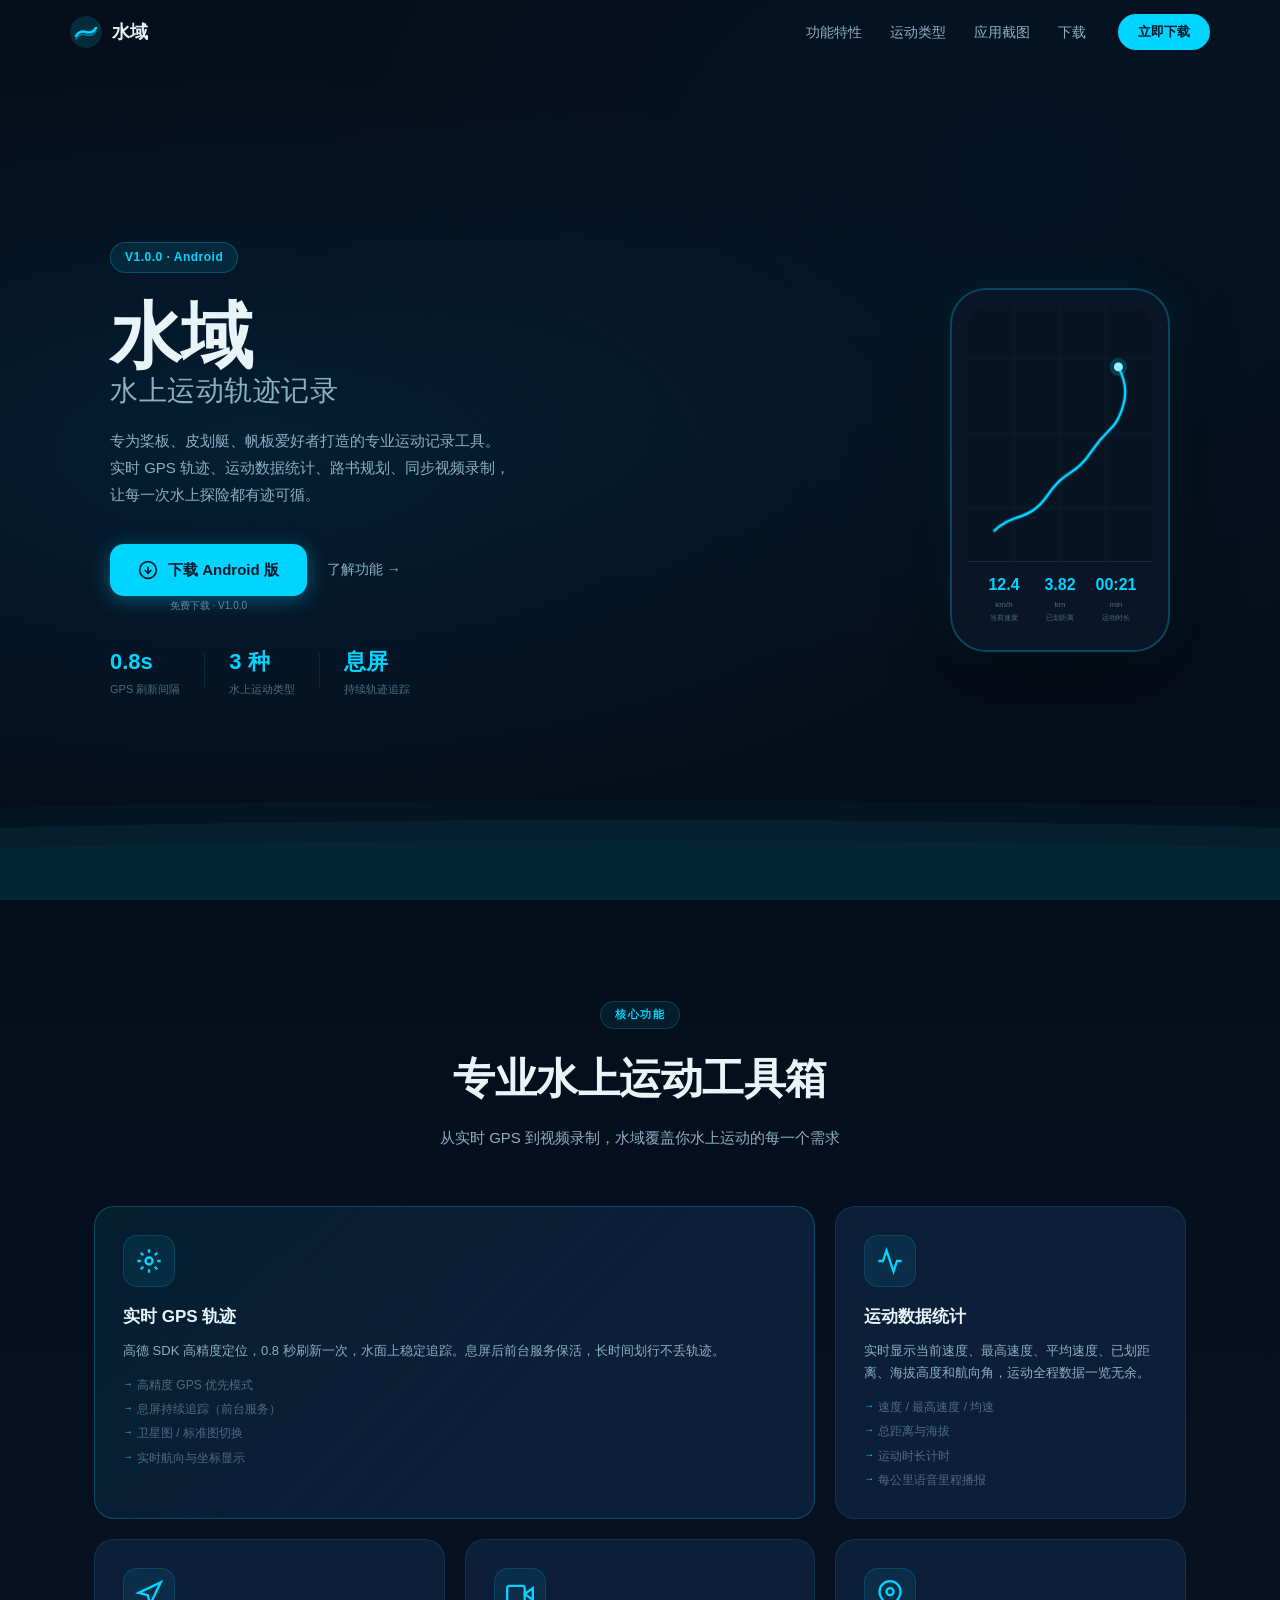
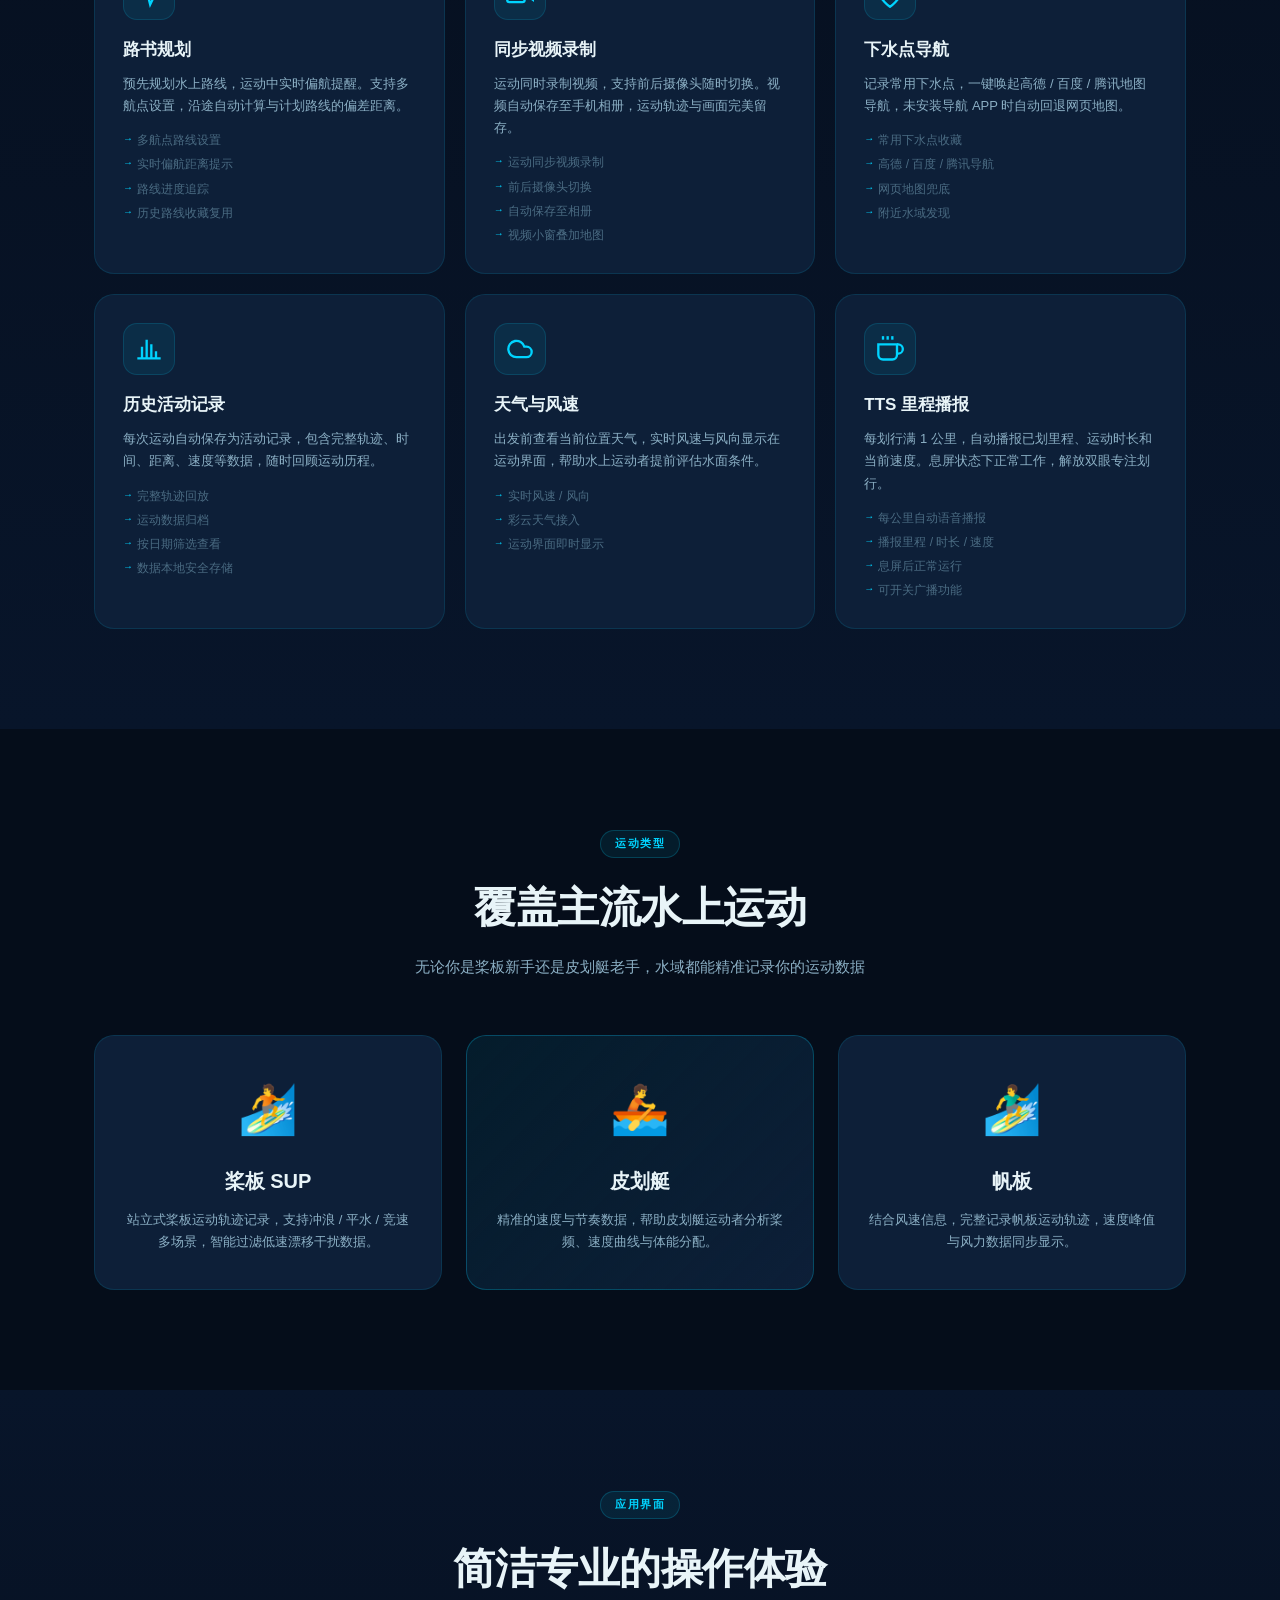
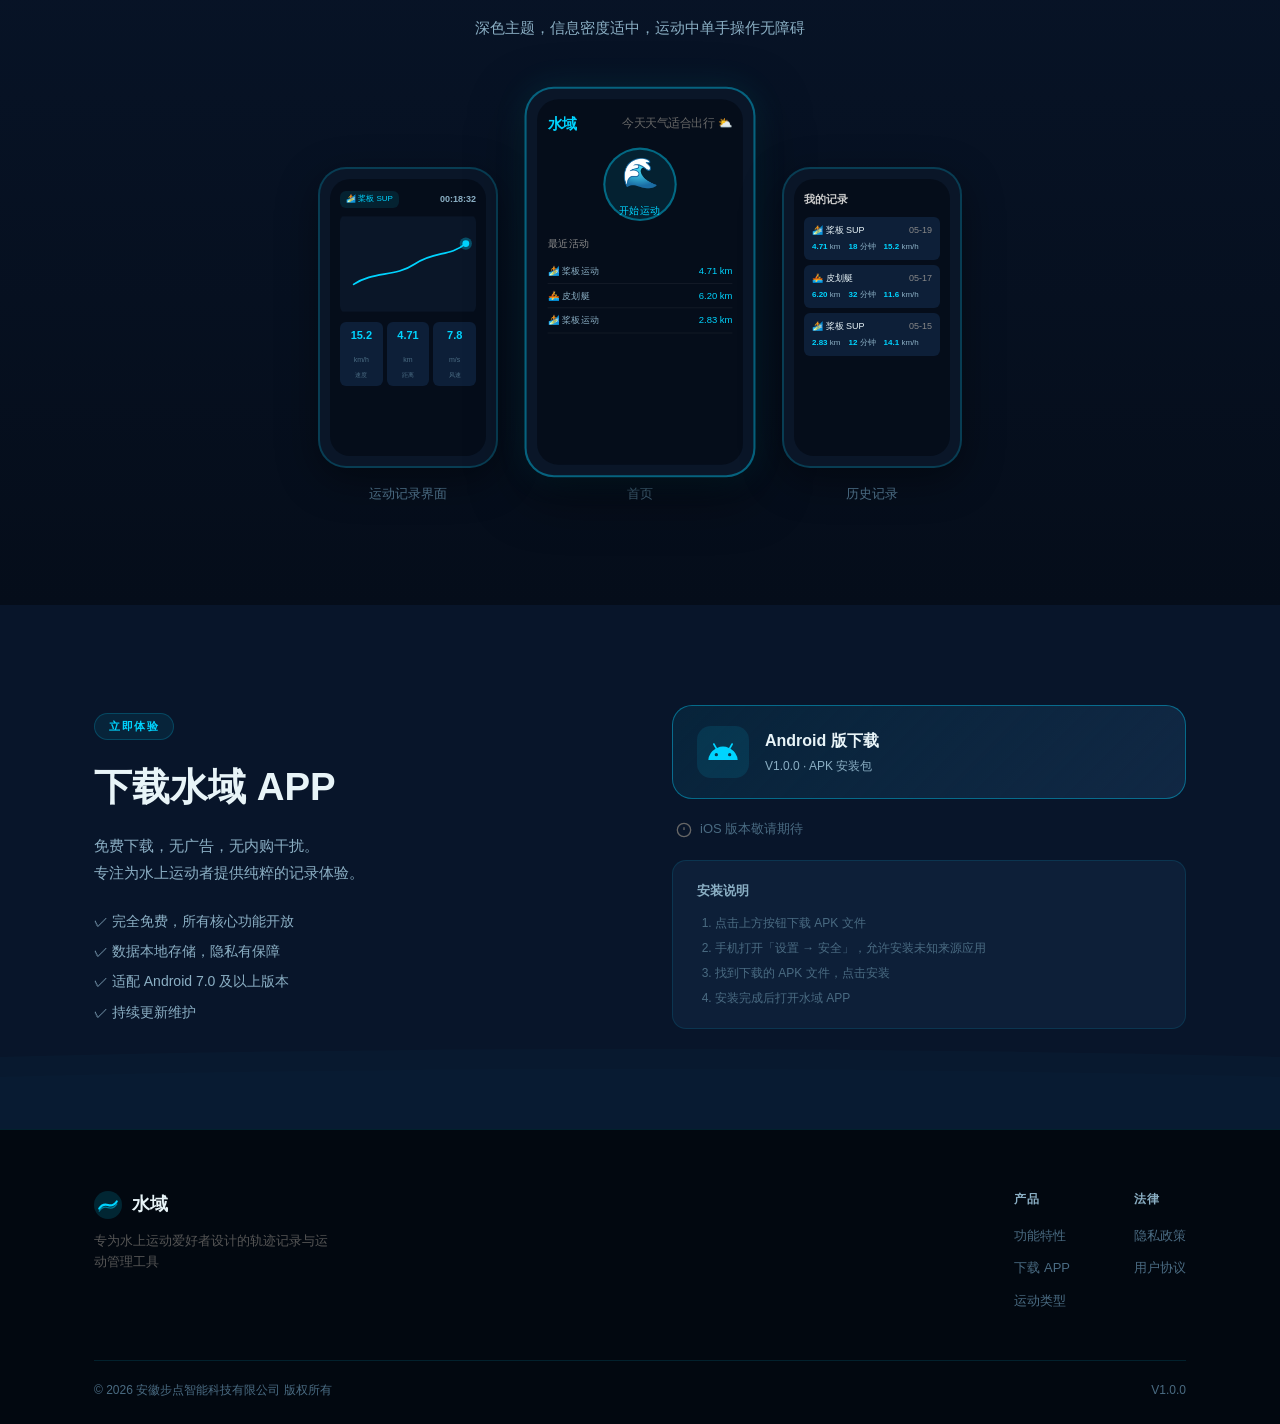
<file: www/index.html>
<!DOCTYPE html>
<html lang="zh-CN">
<head>
  <meta charset="UTF-8">
  <meta name="viewport" content="width=device-width, initial-scale=1.0">
  <meta name="description" content="水域 APP — 专为水上运动爱好者设计的轨迹记录与运动管理工具，支持桨板 SUP、皮划艇、帆板等运动类型。">
  <meta name="keywords" content="水域,桨板,SUP,皮划艇,帆板,水上运动,轨迹记录,GPS">
  <title>水域 — 水上运动轨迹记录 APP</title>
  <link rel="stylesheet" href="css/style.css">
</head>
<body>

<!-- ── 导航栏 ──────────────────────────────────────────────── -->
<nav class="navbar" id="navbar">
  <div class="nav-inner">
    <div class="nav-logo">
      <svg width="32" height="32" viewBox="0 0 32 32" fill="none">
        <circle cx="16" cy="16" r="16" fill="#00D4FF" fill-opacity="0.15"/>
        <path d="M6 20 Q10 14 16 16 Q22 18 26 12" stroke="#00D4FF" stroke-width="2.5" stroke-linecap="round" fill="none"/>
        <path d="M6 23 Q10 17 16 19 Q22 21 26 15" stroke="#00D4FF" stroke-width="1.5" stroke-linecap="round" fill="none" opacity="0.5"/>
      </svg>
      <span>水域</span>
    </div>
    <ul class="nav-links">
      <li><a href="#features">功能特性</a></li>
      <li><a href="#sports">运动类型</a></li>
      <li><a href="#screenshots">应用截图</a></li>
      <li><a href="#download">下载</a></li>
    </ul>
    <a href="#download" class="nav-cta">立即下载</a>
  </div>
</nav>

<!-- ── 英雄区 ──────────────────────────────────────────────── -->
<section class="hero">
  <div class="hero-bg">
    <div class="wave wave1"></div>
    <div class="wave wave2"></div>
    <div class="wave wave3"></div>
  </div>
  <div class="hero-inner">
    <div class="hero-content">
      <div class="hero-badge">V1.0.0 · Android</div>
      <h1 class="hero-title">水域<br><span class="hero-sub">水上运动轨迹记录</span></h1>
      <p class="hero-desc">
        专为桨板、皮划艇、帆板爱好者打造的专业运动记录工具。<br>
        实时 GPS 轨迹、运动数据统计、路书规划、同步视频录制，<br>
        让每一次水上探险都有迹可循。
      </p>
      <div class="hero-actions">
        <a href="downloads/shuiyu-latest.apk" class="btn-primary" id="hero-download">
          <svg width="20" height="20" viewBox="0 0 24 24" fill="none" stroke="currentColor" stroke-width="2">
            <path d="M12 2C6.5 2 2 6.5 2 12s4.5 10 10 10 10-4.5 10-10S17.5 2 12 2"/>
            <polyline points="8 12 12 16 16 12"/>
            <line x1="12" y1="8" x2="12" y2="16"/>
          </svg>
          下载 Android 版
          <span class="btn-sub">免费下载 · V1.0.0</span>
        </a>
        <a href="#features" class="btn-secondary">了解功能 →</a>
      </div>
      <div class="hero-stats">
        <div class="stat"><span class="stat-num">0.8s</span><span class="stat-label">GPS 刷新间隔</span></div>
        <div class="stat-divider"></div>
        <div class="stat"><span class="stat-num">3 种</span><span class="stat-label">水上运动类型</span></div>
        <div class="stat-divider"></div>
        <div class="stat"><span class="stat-num">息屏</span><span class="stat-label">持续轨迹追踪</span></div>
      </div>
    </div>
    <div class="hero-phone">
      <div class="phone-frame">
        <div class="phone-screen">
          <div class="mock-map">
            <!-- GPS 轨迹线（SVG 直接渲染，不依赖 clip-path） -->
            <svg width="100%" height="100%" viewBox="0 0 208 340" preserveAspectRatio="xMidYMid slice" style="position:absolute;inset:0">
              <!-- 地图网格背景 -->
              <rect width="208" height="340" fill="#081422"/>
              <line x1="0" y1="85" x2="208" y2="85" stroke="#0D2035" stroke-width="1"/>
              <line x1="0" y1="170" x2="208" y2="170" stroke="#0D2035" stroke-width="1"/>
              <line x1="0" y1="255" x2="208" y2="255" stroke="#0D2035" stroke-width="1"/>
              <line x1="52" y1="0" x2="52" y2="340" stroke="#0D2035" stroke-width="1"/>
              <line x1="104" y1="0" x2="104" y2="340" stroke="#0D2035" stroke-width="1"/>
              <line x1="156" y1="0" x2="156" y2="340" stroke="#0D2035" stroke-width="1"/>
              <!-- 轨迹路径（发光效果用两层：模糊底色 + 实线）-->
              <path d="M30 280 C50 260 70 270 90 240 C110 210 120 220 140 190 C160 160 165 170 175 140 C180 125 178 110 170 95" stroke="#00D4FF" stroke-width="5" fill="none" stroke-linecap="round" stroke-linejoin="round" opacity="0.25"/>
              <path d="M30 280 C50 260 70 270 90 240 C110 210 120 220 140 190 C160 160 165 170 175 140 C180 125 178 110 170 95" stroke="#00D4FF" stroke-width="2.5" fill="none" stroke-linecap="round" stroke-linejoin="round"/>
              <!-- 当前位置点（外圈 + 内点）-->
              <circle cx="170" cy="95" r="10" fill="#00D4FF" opacity="0.2"/>
              <circle cx="170" cy="95" r="5" fill="#00D4FF"/>
              <circle cx="170" cy="95" r="5" fill="white" opacity="0.6"/>
            </svg>
          </div>
          <div class="mock-panel">
            <div class="mock-metric">
              <span class="mock-val">12.4</span>
              <span class="mock-unit">km/h</span>
              <span class="mock-lbl">当前速度</span>
            </div>
            <div class="mock-metric">
              <span class="mock-val">3.82</span>
              <span class="mock-unit">km</span>
              <span class="mock-lbl">已划距离</span>
            </div>
            <div class="mock-metric">
              <span class="mock-val">00:21</span>
              <span class="mock-unit">min</span>
              <span class="mock-lbl">运动时长</span>
            </div>
          </div>
        </div>
      </div>
    </div>
  </div>
</section>

<!-- ── 功能特性 ─────────────────────────────────────────────── -->
<section class="features" id="features">
  <div class="container">
    <div class="section-header">
      <div class="section-tag">核心功能</div>
      <h2>专业水上运动工具箱</h2>
      <p>从实时 GPS 到视频录制，水域覆盖你水上运动的每一个需求</p>
    </div>
    <div class="features-grid">

      <div class="feature-card feature-card--highlight">
        <div class="feature-icon">
          <svg width="28" height="28" viewBox="0 0 24 24" fill="none" stroke="#00D4FF" stroke-width="2">
            <circle cx="12" cy="12" r="3"/>
            <path d="M12 2v3M12 19v3M2 12h3M19 12h3"/>
            <path d="M4.93 4.93l2.12 2.12M16.95 16.95l2.12 2.12M4.93 19.07l2.12-2.12M16.95 7.05l2.12-2.12"/>
          </svg>
        </div>
        <h3>实时 GPS 轨迹</h3>
        <p>高德 SDK 高精度定位，0.8 秒刷新一次，水面上稳定追踪。息屏后前台服务保活，长时间划行不丢轨迹。</p>
        <ul class="feature-list">
          <li>高精度 GPS 优先模式</li>
          <li>息屏持续追踪（前台服务）</li>
          <li>卫星图 / 标准图切换</li>
          <li>实时航向与坐标显示</li>
        </ul>
      </div>

      <div class="feature-card">
        <div class="feature-icon">
          <svg width="28" height="28" viewBox="0 0 24 24" fill="none" stroke="#00D4FF" stroke-width="2">
            <polyline points="22 12 18 12 15 21 9 3 6 12 2 12"/>
          </svg>
        </div>
        <h3>运动数据统计</h3>
        <p>实时显示当前速度、最高速度、平均速度、已划距离、海拔高度和航向角，运动全程数据一览无余。</p>
        <ul class="feature-list">
          <li>速度 / 最高速度 / 均速</li>
          <li>总距离与海拔</li>
          <li>运动时长计时</li>
          <li>每公里语音里程播报</li>
        </ul>
      </div>

      <div class="feature-card">
        <div class="feature-icon">
          <svg width="28" height="28" viewBox="0 0 24 24" fill="none" stroke="#00D4FF" stroke-width="2">
            <path d="M3 11l19-9-9 19-2-8-8-2z"/>
          </svg>
        </div>
        <h3>路书规划</h3>
        <p>预先规划水上路线，运动中实时偏航提醒。支持多航点设置，沿途自动计算与计划路线的偏差距离。</p>
        <ul class="feature-list">
          <li>多航点路线设置</li>
          <li>实时偏航距离提示</li>
          <li>路线进度追踪</li>
          <li>历史路线收藏复用</li>
        </ul>
      </div>

      <div class="feature-card">
        <div class="feature-icon">
          <svg width="28" height="28" viewBox="0 0 24 24" fill="none" stroke="#00D4FF" stroke-width="2">
            <path d="M23 7l-7 5 7 5V7z"/>
            <rect x="1" y="5" width="15" height="14" rx="2" ry="2"/>
          </svg>
        </div>
        <h3>同步视频录制</h3>
        <p>运动同时录制视频，支持前后摄像头随时切换。视频自动保存至手机相册，运动轨迹与画面完美留存。</p>
        <ul class="feature-list">
          <li>运动同步视频录制</li>
          <li>前后摄像头切换</li>
          <li>自动保存至相册</li>
          <li>视频小窗叠加地图</li>
        </ul>
      </div>

      <div class="feature-card">
        <div class="feature-icon">
          <svg width="28" height="28" viewBox="0 0 24 24" fill="none" stroke="#00D4FF" stroke-width="2">
            <path d="M21 10c0 7-9 13-9 13s-9-6-9-13a9 9 0 0 1 18 0z"/>
            <circle cx="12" cy="10" r="3"/>
          </svg>
        </div>
        <h3>下水点导航</h3>
        <p>记录常用下水点，一键唤起高德 / 百度 / 腾讯地图导航，未安装导航 APP 时自动回退网页地图。</p>
        <ul class="feature-list">
          <li>常用下水点收藏</li>
          <li>高德 / 百度 / 腾讯导航</li>
          <li>网页地图兜底</li>
          <li>附近水域发现</li>
        </ul>
      </div>

      <div class="feature-card">
        <div class="feature-icon">
          <svg width="28" height="28" viewBox="0 0 24 24" fill="none" stroke="#00D4FF" stroke-width="2">
            <path d="M2 20h20M6 20V10M10 20V4M14 20V8M18 20V14"/>
          </svg>
        </div>
        <h3>历史活动记录</h3>
        <p>每次运动自动保存为活动记录，包含完整轨迹、时间、距离、速度等数据，随时回顾运动历程。</p>
        <ul class="feature-list">
          <li>完整轨迹回放</li>
          <li>运动数据归档</li>
          <li>按日期筛选查看</li>
          <li>数据本地安全存储</li>
        </ul>
      </div>

      <div class="feature-card">
        <div class="feature-icon">
          <svg width="28" height="28" viewBox="0 0 24 24" fill="none" stroke="#00D4FF" stroke-width="2">
            <path d="M17.5 19H9a7 7 0 1 1 6.71-9h1.79a4.5 4.5 0 1 1 0 9z"/>
          </svg>
        </div>
        <h3>天气与风速</h3>
        <p>出发前查看当前位置天气，实时风速与风向显示在运动界面，帮助水上运动者提前评估水面条件。</p>
        <ul class="feature-list">
          <li>实时风速 / 风向</li>
          <li>彩云天气接入</li>
          <li>运动界面即时显示</li>
        </ul>
      </div>

      <div class="feature-card">
        <div class="feature-icon">
          <svg width="28" height="28" viewBox="0 0 24 24" fill="none" stroke="#00D4FF" stroke-width="2">
            <path d="M18 8h1a4 4 0 0 1 0 8h-1"/>
            <path d="M2 8h16v9a4 4 0 0 1-4 4H6a4 4 0 0 1-4-4V8z"/>
            <line x1="6" y1="1" x2="6" y2="4"/>
            <line x1="10" y1="1" x2="10" y2="4"/>
            <line x1="14" y1="1" x2="14" y2="4"/>
          </svg>
        </div>
        <h3>TTS 里程播报</h3>
        <p>每划行满 1 公里，自动播报已划里程、运动时长和当前速度。息屏状态下正常工作，解放双眼专注划行。</p>
        <ul class="feature-list">
          <li>每公里自动语音播报</li>
          <li>播报里程 / 时长 / 速度</li>
          <li>息屏后正常运行</li>
          <li>可开关广播功能</li>
        </ul>
      </div>

    </div>
  </div>
</section>

<!-- ── 运动类型 ─────────────────────────────────────────────── -->
<section class="sports" id="sports">
  <div class="container">
    <div class="section-header">
      <div class="section-tag">运动类型</div>
      <h2>覆盖主流水上运动</h2>
      <p>无论你是桨板新手还是皮划艇老手，水域都能精准记录你的运动数据</p>
    </div>
    <div class="sports-grid">
      <div class="sport-card">
        <div class="sport-emoji">🏄</div>
        <h3>桨板 SUP</h3>
        <p>站立式桨板运动轨迹记录，支持冲浪 / 平水 / 竞速多场景，智能过滤低速漂移干扰数据。</p>
      </div>
      <div class="sport-card sport-card--accent">
        <div class="sport-emoji">🚣</div>
        <h3>皮划艇</h3>
        <p>精准的速度与节奏数据，帮助皮划艇运动者分析桨频、速度曲线与体能分配。</p>
      </div>
      <div class="sport-card">
        <div class="sport-emoji">🏄‍♂️</div>
        <h3>帆板</h3>
        <p>结合风速信息，完整记录帆板运动轨迹，速度峰值与风力数据同步显示。</p>
      </div>
    </div>
  </div>
</section>

<!-- ── 应用截图（UI 示意）────────────────────────────────────── -->
<section class="screenshots" id="screenshots">
  <div class="container">
    <div class="section-header">
      <div class="section-tag">应用界面</div>
      <h2>简洁专业的操作体验</h2>
      <p>深色主题，信息密度适中，运动中单手操作无障碍</p>
    </div>
    <div class="screens-row">

      <div class="screen-item">
        <div class="screen-frame">
          <div class="screen-content sc-record">
            <div class="sc-topbar">
              <span class="sc-badge">🏄 桨板 SUP</span>
              <span class="sc-time">00:18:32</span>
            </div>
            <div class="sc-map-area">
              <svg width="100%" height="100%" viewBox="0 0 200 140">
                <rect width="200" height="140" fill="#0A1628"/>
                <path d="M20 100 C50 80 80 90 110 70 C140 50 160 60 185 40" stroke="#00D4FF" stroke-width="2.5" fill="none" stroke-linecap="round"/>
                <circle cx="185" cy="40" r="5" fill="#00D4FF"/>
                <circle cx="185" cy="40" r="9" fill="#00D4FF" fill-opacity="0.3"/>
              </svg>
            </div>
            <div class="sc-metrics">
              <div class="sc-m"><span class="sc-mv">15.2</span><span class="sc-mu">km/h</span><span class="sc-ml">速度</span></div>
              <div class="sc-m"><span class="sc-mv">4.71</span><span class="sc-mu">km</span><span class="sc-ml">距离</span></div>
              <div class="sc-m"><span class="sc-mv">7.8</span><span class="sc-mu">m/s</span><span class="sc-ml">风速</span></div>
            </div>
          </div>
        </div>
        <p class="screen-label">运动记录界面</p>
      </div>

      <div class="screen-item screen-item--main">
        <div class="screen-frame screen-frame--main">
          <div class="screen-content sc-home">
            <div class="sc-header">
              <span style="color:#00D4FF;font-weight:700;font-size:14px">水域</span>
              <span style="color:#666;font-size:11px">今天天气适合出行 ⛅</span>
            </div>
            <div class="sc-start-btn">
              <div class="sc-start-circle">
                <span style="font-size:28px">🌊</span>
                <span style="font-size:10px;color:#00D4FF;display:block;margin-top:4px">开始运动</span>
              </div>
            </div>
            <div class="sc-recent">
              <div style="font-size:10px;color:#888;margin-bottom:6px">最近活动</div>
              <div class="sc-act-item"><span>🏄 桨板运动</span><span style="color:#00D4FF">4.71 km</span></div>
              <div class="sc-act-item"><span>🚣 皮划艇</span><span style="color:#00D4FF">6.20 km</span></div>
              <div class="sc-act-item"><span>🏄 桨板运动</span><span style="color:#00D4FF">2.83 km</span></div>
            </div>
          </div>
        </div>
        <p class="screen-label">首页</p>
      </div>

      <div class="screen-item">
        <div class="screen-frame">
          <div class="screen-content sc-history">
            <div style="font-size:11px;font-weight:700;color:#ccc;margin-bottom:8px">我的记录</div>
            <div class="sc-hist-card">
              <div class="sc-hist-top"><span>🏄 桨板 SUP</span><span style="color:#888;font-size:9px">05-19</span></div>
              <div class="sc-hist-stats">
                <span><b style="color:#00D4FF">4.71</b> km</span>
                <span><b style="color:#00D4FF">18</b> 分钟</span>
                <span><b style="color:#00D4FF">15.2</b> km/h</span>
              </div>
            </div>
            <div class="sc-hist-card">
              <div class="sc-hist-top"><span>🚣 皮划艇</span><span style="color:#888;font-size:9px">05-17</span></div>
              <div class="sc-hist-stats">
                <span><b style="color:#00D4FF">6.20</b> km</span>
                <span><b style="color:#00D4FF">32</b> 分钟</span>
                <span><b style="color:#00D4FF">11.6</b> km/h</span>
              </div>
            </div>
            <div class="sc-hist-card">
              <div class="sc-hist-top"><span>🏄 桨板 SUP</span><span style="color:#888;font-size:9px">05-15</span></div>
              <div class="sc-hist-stats">
                <span><b style="color:#00D4FF">2.83</b> km</span>
                <span><b style="color:#00D4FF">12</b> 分钟</span>
                <span><b style="color:#00D4FF">14.1</b> km/h</span>
              </div>
            </div>
          </div>
        </div>
        <p class="screen-label">历史记录</p>
      </div>

    </div>
  </div>
</section>

<!-- ── 下载区 ──────────────────────────────────────────────── -->
<section class="download" id="download">
  <div class="download-bg">
    <div class="wave wave1"></div>
    <div class="wave wave2"></div>
  </div>
  <div class="container">
    <div class="download-inner">
      <div class="dl-text">
        <div class="section-tag">立即体验</div>
        <h2>下载水域 APP</h2>
        <p>免费下载，无广告，无内购干扰。<br>专注为水上运动者提供纯粹的记录体验。</p>
        <ul class="dl-highlights">
          <li>✓ 完全免费，所有核心功能开放</li>
          <li>✓ 数据本地存储，隐私有保障</li>
          <li>✓ 适配 Android 7.0 及以上版本</li>
          <li>✓ 持续更新维护</li>
        </ul>
      </div>
      <div class="dl-buttons">
        <a href="downloads/shuiyu-latest.apk" class="dl-btn dl-android">
          <div class="dl-btn-icon">
            <svg width="32" height="32" viewBox="0 0 24 24" fill="#00D4FF">
              <path d="M17.6 9.48l1.84-3.18c.16-.31.04-.69-.26-.85-.29-.15-.65-.06-.83.22l-1.88 3.24a11.46 11.46 0 0 0-8.94 0L5.65 5.67c-.19-.28-.54-.37-.83-.22-.31.16-.42.54-.26.85L6.4 9.48A10.78 10.78 0 0 0 1 18h22a10.78 10.78 0 0 0-5.4-8.52zM7 15.25a1.25 1.25 0 1 1 0-2.5 1.25 1.25 0 0 1 0 2.5zm10 0a1.25 1.25 0 1 1 0-2.5 1.25 1.25 0 0 1 0 2.5z"/>
            </svg>
          </div>
          <div class="dl-btn-text">
            <span class="dl-btn-label">Android 版下载</span>
            <span class="dl-btn-sub">V1.0.0 · APK 安装包</span>
          </div>
        </a>
        <div class="dl-ios-tip">
          <svg width="16" height="16" viewBox="0 0 24 24" fill="none" stroke="#666" stroke-width="2">
            <circle cx="12" cy="12" r="10"/><line x1="12" y1="8" x2="12" y2="12"/><line x1="12" y1="16" x2="12.01" y2="16"/>
          </svg>
          iOS 版本敬请期待
        </div>
        <div class="dl-install-guide">
          <h4>安装说明</h4>
          <ol>
            <li>点击上方按钮下载 APK 文件</li>
            <li>手机打开「设置 → 安全」，允许安装未知来源应用</li>
            <li>找到下载的 APK 文件，点击安装</li>
            <li>安装完成后打开水域 APP</li>
          </ol>
        </div>
      </div>
    </div>
  </div>
</section>

<!-- ── 页脚 ──────────────────────────────────────────────── -->
<footer class="footer">
  <div class="container">
    <div class="footer-inner">
      <div class="footer-brand">
        <div class="nav-logo" style="margin-bottom:12px">
          <svg width="28" height="28" viewBox="0 0 32 32" fill="none">
            <circle cx="16" cy="16" r="16" fill="#00D4FF" fill-opacity="0.15"/>
            <path d="M6 20 Q10 14 16 16 Q22 18 26 12" stroke="#00D4FF" stroke-width="2.5" stroke-linecap="round" fill="none"/>
            <path d="M6 23 Q10 17 16 19 Q22 21 26 15" stroke="#00D4FF" stroke-width="1.5" stroke-linecap="round" fill="none" opacity="0.5"/>
          </svg>
          <span>水域</span>
        </div>
        <p style="color:#555;font-size:13px;max-width:240px">专为水上运动爱好者设计的轨迹记录与运动管理工具</p>
      </div>
      <div class="footer-links">
        <div class="footer-col">
          <h5>产品</h5>
          <a href="#features">功能特性</a>
          <a href="#download">下载 APP</a>
          <a href="#sports">运动类型</a>
        </div>
        <div class="footer-col">
          <h5>法律</h5>
          <a href="privacy.html">隐私政策</a>
          <a href="terms.html">用户协议</a>
        </div>
      </div>
    </div>
    <div class="footer-bottom">
      <span>© 2026 安徽步点智能科技有限公司 版权所有</span>
      <span>V1.0.0</span>
    </div>
  </div>
</footer>

<script src="js/main.js"></script>
</body>
</html>
</file>
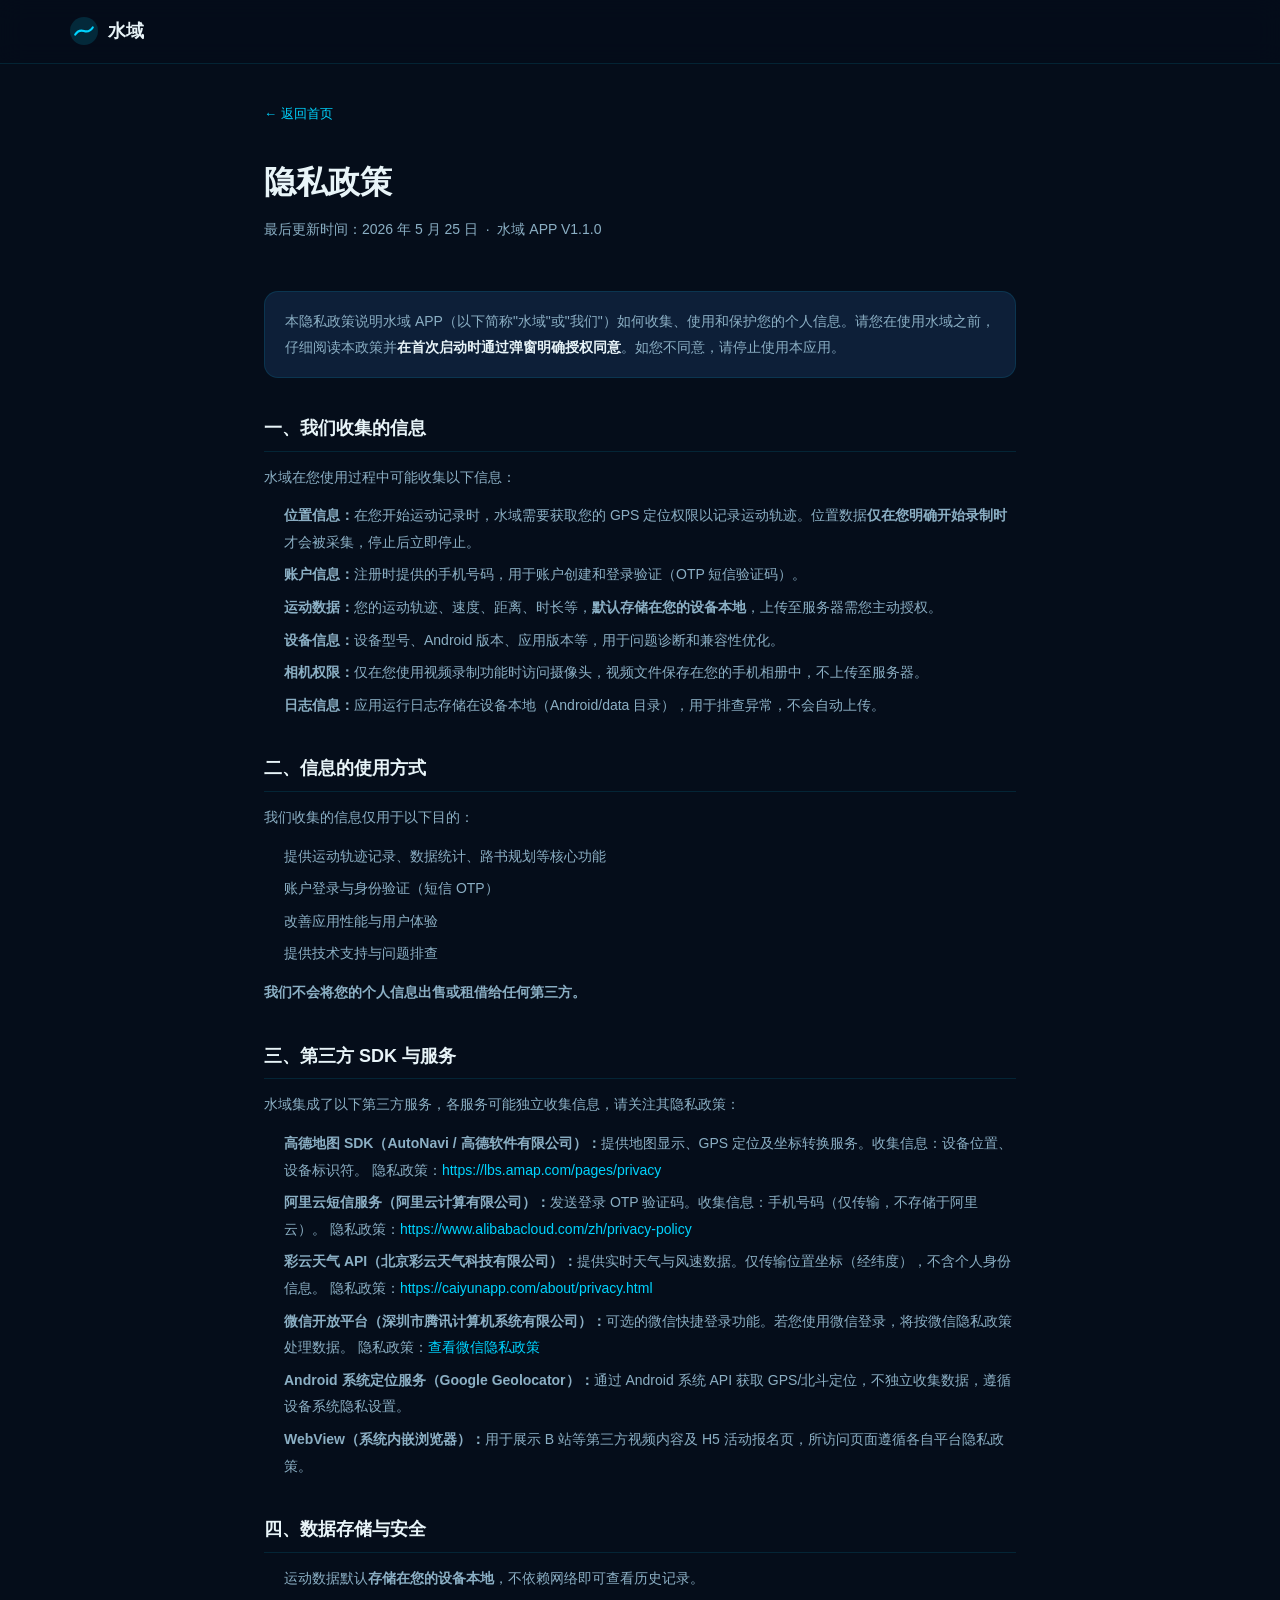
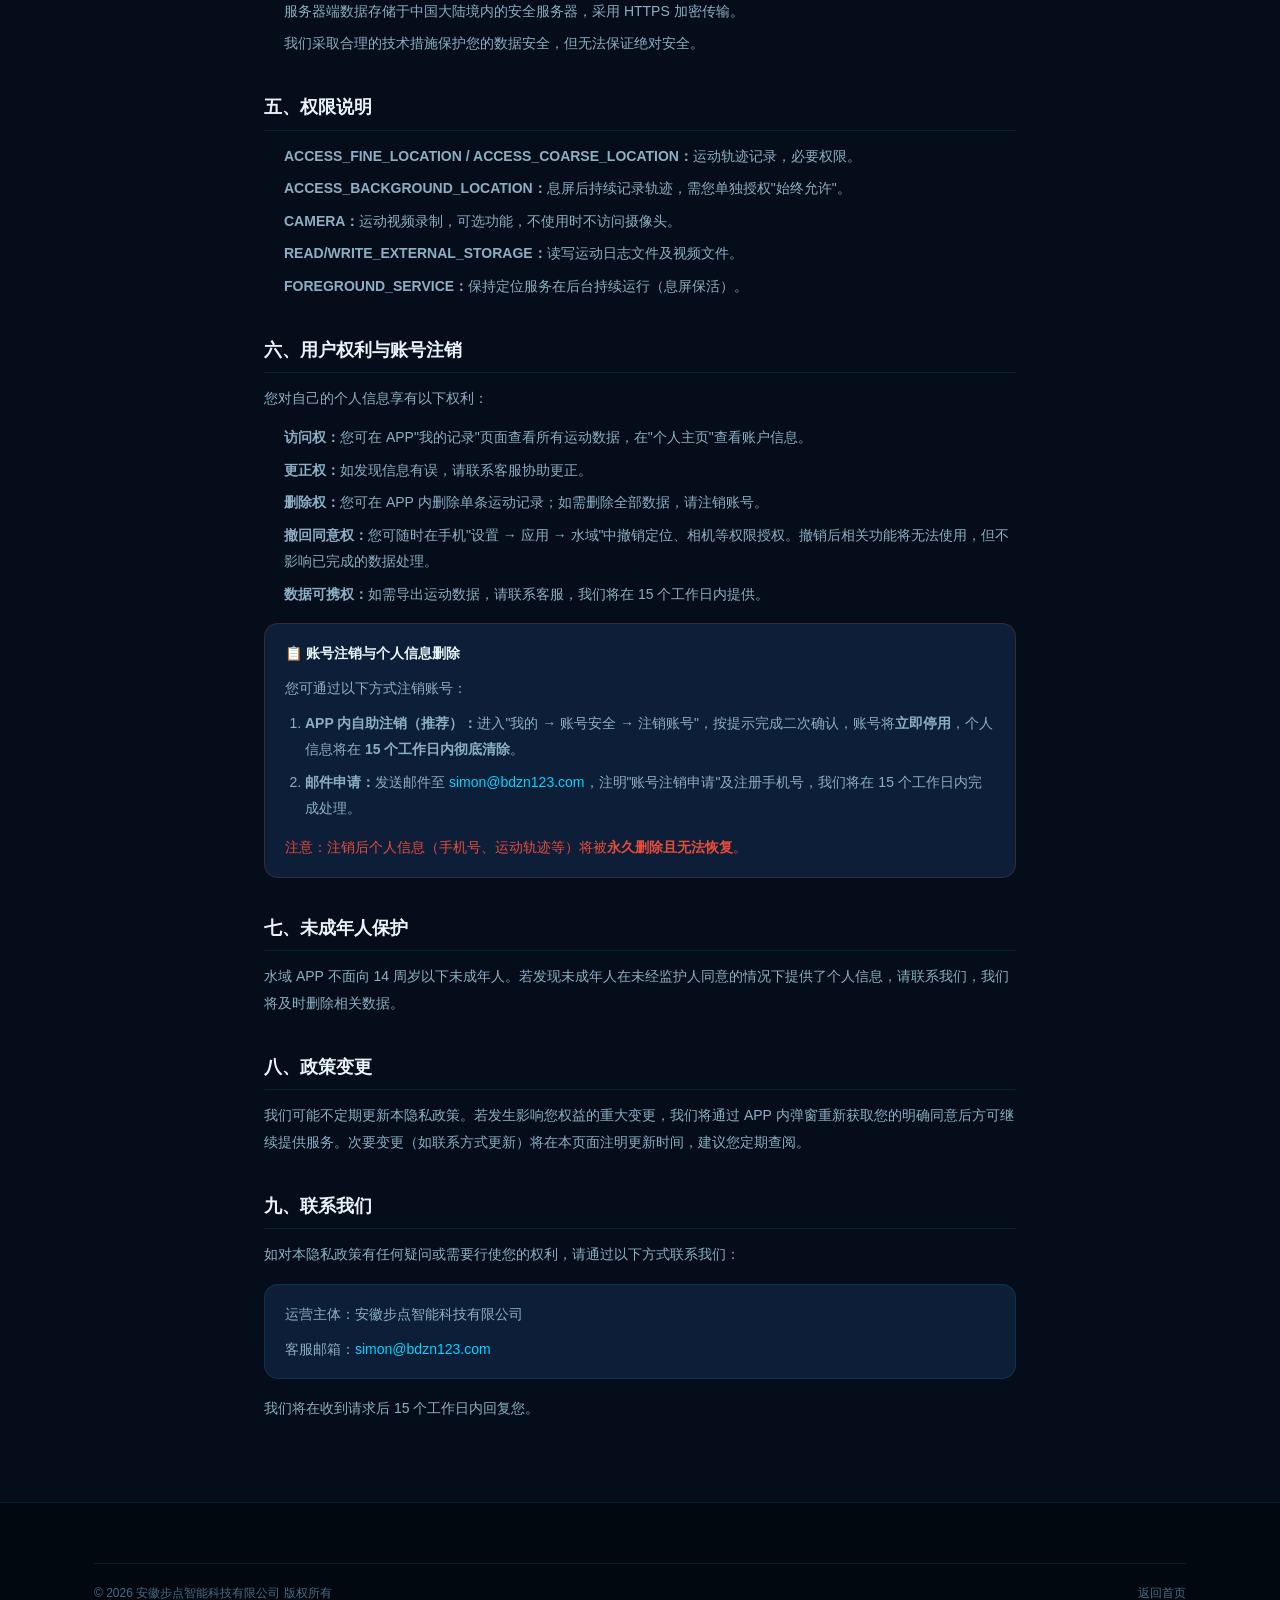
<file: www/privacy.html>
<!DOCTYPE html>
<html lang="zh-CN">
<head>
  <meta charset="UTF-8">
  <meta name="viewport" content="width=device-width, initial-scale=1.0">
  <title>隐私政策 — 水域 APP</title>
  <link rel="stylesheet" href="css/style.css">
  <style>
    .doc-page { max-width: 800px; margin: 0 auto; padding: 100px 24px 80px; }
    .doc-page h1 { font-size: 32px; font-weight: 800; margin-bottom: 8px; }
    .doc-meta { color: var(--text3); font-size: 13px; margin-bottom: 48px; }
    .doc-page h2 { font-size: 18px; font-weight: 700; color: var(--text); margin: 36px 0 12px; padding-bottom: 8px; border-bottom: 1px solid var(--border); }
    .doc-page p, .doc-page li { font-size: 14px; color: var(--text2); line-height: 1.9; }
    .doc-page ul, .doc-page ol { padding-left: 20px; margin: 12px 0; }
    .doc-page li { margin-bottom: 6px; }
    .back-link { display: inline-flex; align-items: center; gap: 6px; color: var(--accent); font-size: 13px; margin-bottom: 32px; }
    .highlight-box { background: var(--surface); border: 1px solid var(--border); border-radius: var(--radius); padding: 16px 20px; margin: 16px 0; }
    .highlight-box p { margin: 0; }
  </style>
</head>
<body>
<nav class="navbar scrolled" id="navbar">
  <div class="nav-inner">
    <a href="index.html" class="nav-logo">
      <svg width="28" height="28" viewBox="0 0 32 32" fill="none">
        <circle cx="16" cy="16" r="16" fill="#00D4FF" fill-opacity="0.15"/>
        <path d="M6 20 Q10 14 16 16 Q22 18 26 12" stroke="#00D4FF" stroke-width="2.5" stroke-linecap="round" fill="none"/>
      </svg>
      <span>水域</span>
    </a>
  </div>
</nav>

<div class="doc-page">
  <a href="index.html" class="back-link">← 返回首页</a>
  <h1>隐私政策</h1>
  <p class="doc-meta">最后更新时间：2026 年 5 月 25 日 &nbsp;·&nbsp; 水域 APP V1.1.0</p>

  <div class="highlight-box">
    <p>本隐私政策说明水域 APP（以下简称"水域"或"我们"）如何收集、使用和保护您的个人信息。请您在使用水域之前，仔细阅读本政策并<strong style="color:var(--text)">在首次启动时通过弹窗明确授权同意</strong>。如您不同意，请停止使用本应用。</p>
  </div>

  <h2>一、我们收集的信息</h2>
  <p>水域在您使用过程中可能收集以下信息：</p>
  <ul>
    <li><strong>位置信息：</strong>在您开始运动记录时，水域需要获取您的 GPS 定位权限以记录运动轨迹。位置数据<strong>仅在您明确开始录制时</strong>才会被采集，停止后立即停止。</li>
    <li><strong>账户信息：</strong>注册时提供的手机号码，用于账户创建和登录验证（OTP 短信验证码）。</li>
    <li><strong>运动数据：</strong>您的运动轨迹、速度、距离、时长等，<strong>默认存储在您的设备本地</strong>，上传至服务器需您主动授权。</li>
    <li><strong>设备信息：</strong>设备型号、Android 版本、应用版本等，用于问题诊断和兼容性优化。</li>
    <li><strong>相机权限：</strong>仅在您使用视频录制功能时访问摄像头，视频文件保存在您的手机相册中，不上传至服务器。</li>
    <li><strong>日志信息：</strong>应用运行日志存储在设备本地（Android/data 目录），用于排查异常，不会自动上传。</li>
  </ul>

  <h2>二、信息的使用方式</h2>
  <p>我们收集的信息仅用于以下目的：</p>
  <ul>
    <li>提供运动轨迹记录、数据统计、路书规划等核心功能</li>
    <li>账户登录与身份验证（短信 OTP）</li>
    <li>改善应用性能与用户体验</li>
    <li>提供技术支持与问题排查</li>
  </ul>
  <p><strong>我们不会将您的个人信息出售或租借给任何第三方。</strong></p>

  <h2>三、第三方 SDK 与服务</h2>
  <p>水域集成了以下第三方服务，各服务可能独立收集信息，请关注其隐私政策：</p>
  <ul>
    <li>
      <strong>高德地图 SDK（AutoNavi / 高德软件有限公司）：</strong>提供地图显示、GPS 定位及坐标转换服务。收集信息：设备位置、设备标识符。
      隐私政策：<a href="https://lbs.amap.com/pages/privacy" target="_blank" rel="noopener" style="color:var(--accent)">https://lbs.amap.com/pages/privacy</a>
    </li>
    <li>
      <strong>阿里云短信服务（阿里云计算有限公司）：</strong>发送登录 OTP 验证码。收集信息：手机号码（仅传输，不存储于阿里云）。
      隐私政策：<a href="https://www.alibabacloud.com/zh/privacy-policy" target="_blank" rel="noopener" style="color:var(--accent)">https://www.alibabacloud.com/zh/privacy-policy</a>
    </li>
    <li>
      <strong>彩云天气 API（北京彩云天气科技有限公司）：</strong>提供实时天气与风速数据。仅传输位置坐标（经纬度），不含个人身份信息。
      隐私政策：<a href="https://caiyunapp.com/about/privacy.html" target="_blank" rel="noopener" style="color:var(--accent)">https://caiyunapp.com/about/privacy.html</a>
    </li>
    <li>
      <strong>微信开放平台（深圳市腾讯计算机系统有限公司）：</strong>可选的微信快捷登录功能。若您使用微信登录，将按微信隐私政策处理数据。
      隐私政策：<a href="https://weixin.qq.com/cgi-bin/readtemplate?t=weixin_agreement&s=privacy" target="_blank" rel="noopener" style="color:var(--accent)">查看微信隐私政策</a>
    </li>
    <li>
      <strong>Android 系统定位服务（Google Geolocator）：</strong>通过 Android 系统 API 获取 GPS/北斗定位，不独立收集数据，遵循设备系统隐私设置。
    </li>
    <li>
      <strong>WebView（系统内嵌浏览器）：</strong>用于展示 B 站等第三方视频内容及 H5 活动报名页，所访问页面遵循各自平台隐私政策。
    </li>
  </ul>

  <h2>四、数据存储与安全</h2>
  <ul>
    <li>运动数据默认<strong>存储在您的设备本地</strong>，不依赖网络即可查看历史记录。</li>
    <li>服务器端数据存储于中国大陆境内的安全服务器，采用 HTTPS 加密传输。</li>
    <li>我们采取合理的技术措施保护您的数据安全，但无法保证绝对安全。</li>
  </ul>

  <h2>五、权限说明</h2>
  <ul>
    <li><strong>ACCESS_FINE_LOCATION / ACCESS_COARSE_LOCATION：</strong>运动轨迹记录，必要权限。</li>
    <li><strong>ACCESS_BACKGROUND_LOCATION：</strong>息屏后持续记录轨迹，需您单独授权"始终允许"。</li>
    <li><strong>CAMERA：</strong>运动视频录制，可选功能，不使用时不访问摄像头。</li>
    <li><strong>READ/WRITE_EXTERNAL_STORAGE：</strong>读写运动日志文件及视频文件。</li>
    <li><strong>FOREGROUND_SERVICE：</strong>保持定位服务在后台持续运行（息屏保活）。</li>
  </ul>

  <h2>六、用户权利与账号注销</h2>
  <p>您对自己的个人信息享有以下权利：</p>
  <ul>
    <li><strong>访问权：</strong>您可在 APP"我的记录"页面查看所有运动数据，在"个人主页"查看账户信息。</li>
    <li><strong>更正权：</strong>如发现信息有误，请联系客服协助更正。</li>
    <li><strong>删除权：</strong>您可在 APP 内删除单条运动记录；如需删除全部数据，请注销账号。</li>
    <li><strong>撤回同意权：</strong>您可随时在手机"设置 → 应用 → 水域"中撤销定位、相机等权限授权。撤销后相关功能将无法使用，但不影响已完成的数据处理。</li>
    <li><strong>数据可携权：</strong>如需导出运动数据，请联系客服，我们将在 15 个工作日内提供。</li>
  </ul>
  <div class="highlight-box" style="border-color:#e74c3c33">
    <p style="font-weight:700;color:var(--text)">📋 账号注销与个人信息删除</p>
    <p style="margin-top:8px">您可通过以下方式注销账号：</p>
    <ol style="margin-top:8px;padding-left:20px">
      <li><strong>APP 内自助注销（推荐）：</strong>进入"我的 → 账号安全 → 注销账号"，按提示完成二次确认，账号将<strong>立即停用</strong>，个人信息将在 <strong>15 个工作日内彻底清除</strong>。</li>
      <li><strong>邮件申请：</strong>发送邮件至 <a href="mailto:simon@bdzn123.com" style="color:var(--accent)">simon@bdzn123.com</a>，注明"账号注销申请"及注册手机号，我们将在 15 个工作日内完成处理。</li>
    </ol>
    <p style="margin-top:8px;color:#e74c3c">注意：注销后个人信息（手机号、运动轨迹等）将被<strong>永久删除且无法恢复</strong>。</p>
  </div>

  <h2>七、未成年人保护</h2>
  <p>水域 APP 不面向 14 周岁以下未成年人。若发现未成年人在未经监护人同意的情况下提供了个人信息，请联系我们，我们将及时删除相关数据。</p>

  <h2>八、政策变更</h2>
  <p>我们可能不定期更新本隐私政策。若发生影响您权益的重大变更，我们将通过 APP 内弹窗重新获取您的明确同意后方可继续提供服务。次要变更（如联系方式更新）将在本页面注明更新时间，建议您定期查阅。</p>

  <h2>九、联系我们</h2>
  <p>如对本隐私政策有任何疑问或需要行使您的权利，请通过以下方式联系我们：</p>
  <div class="highlight-box">
    <p>运营主体：安徽步点智能科技有限公司</p>
    <p style="margin-top:8px">客服邮箱：<a href="mailto:simon@bdzn123.com" style="color:var(--accent)">simon@bdzn123.com</a></p>
  </div>
  <p>我们将在收到请求后 15 个工作日内回复您。</p>
</div>

<footer class="footer">
  <div class="container">
    <div class="footer-bottom">
      <span>© 2026 安徽步点智能科技有限公司 版权所有</span>
      <a href="index.html" style="color:var(--text3)">返回首页</a>
    </div>
  </div>
</footer>
</body>
</html>
</file>
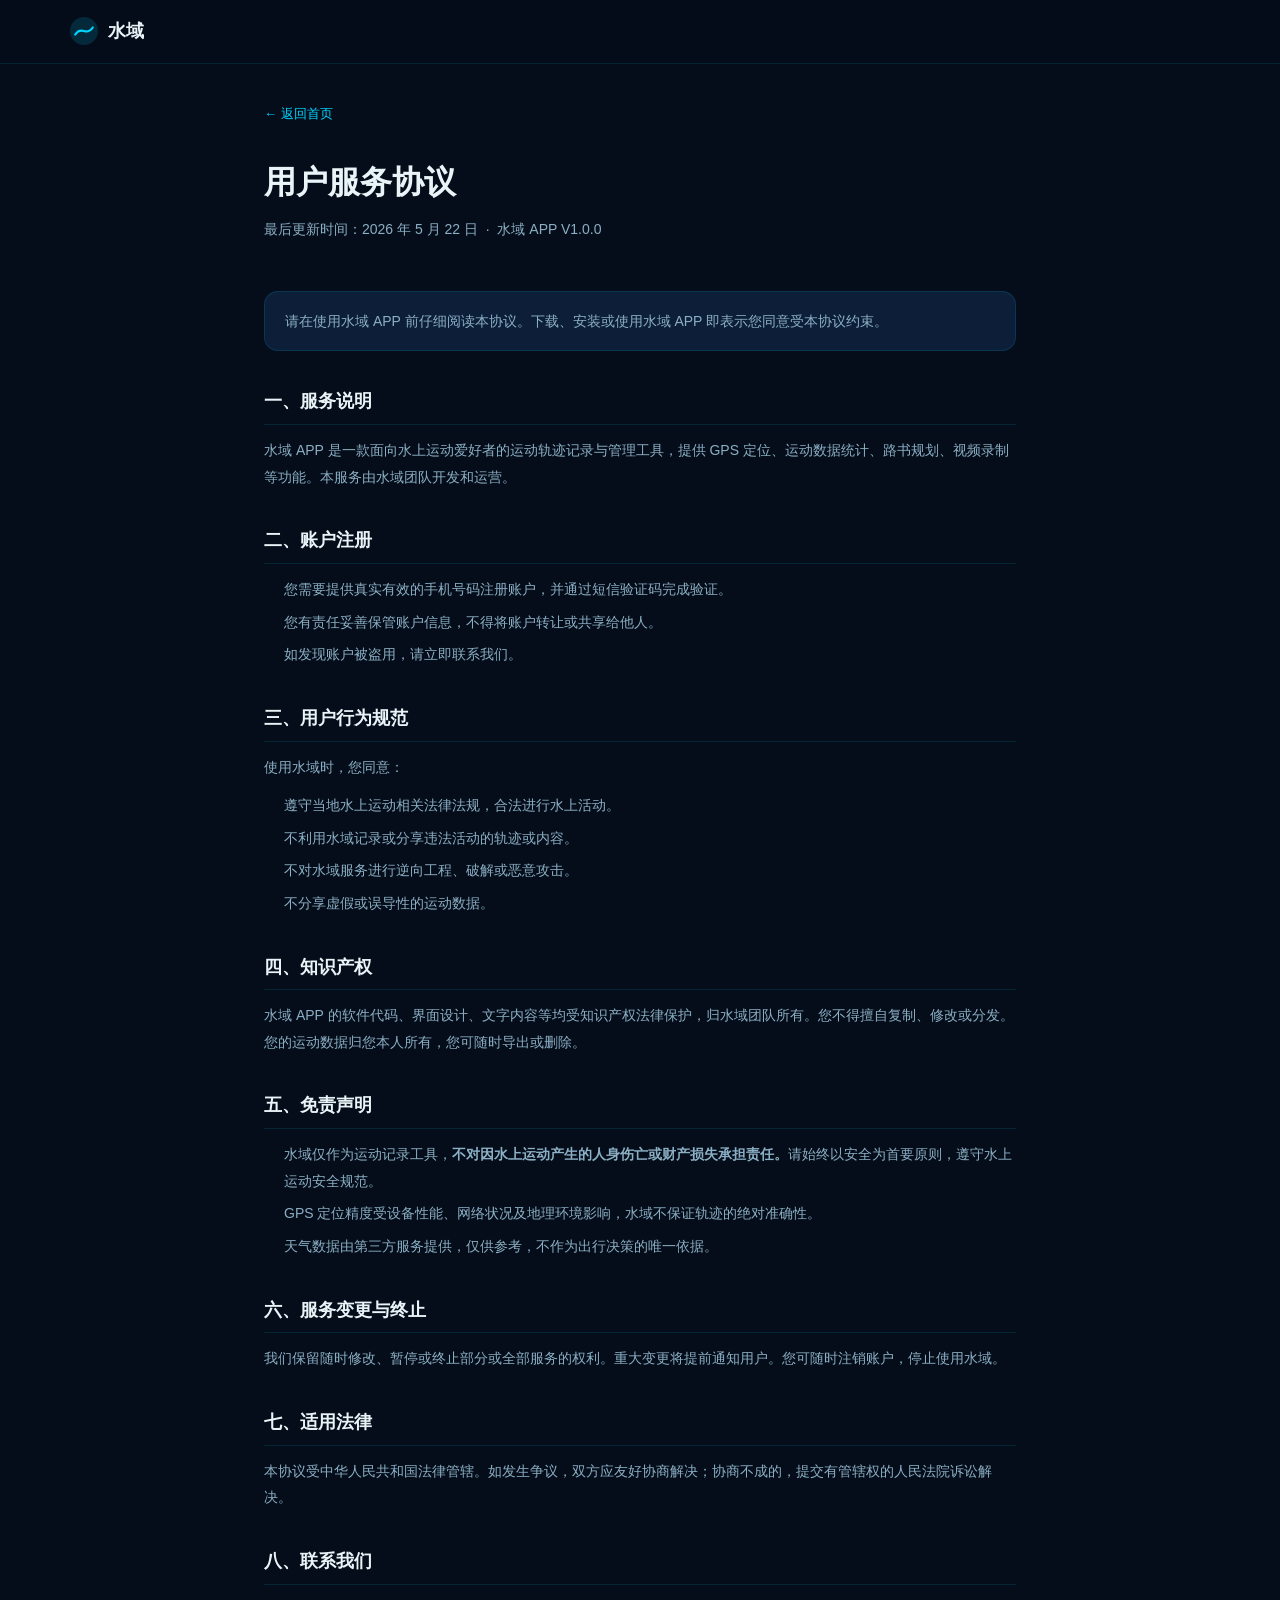
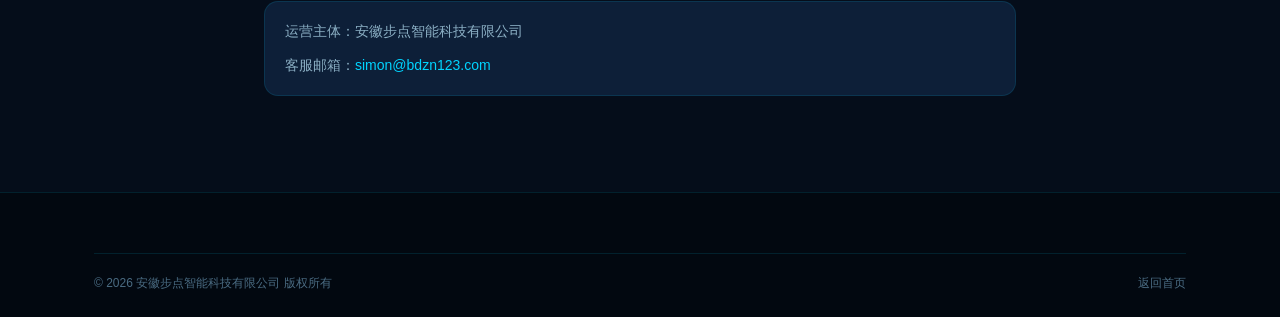
<file: www/terms.html>
<!DOCTYPE html>
<html lang="zh-CN">
<head>
  <meta charset="UTF-8">
  <meta name="viewport" content="width=device-width, initial-scale=1.0">
  <title>用户协议 — 水域 APP</title>
  <link rel="stylesheet" href="css/style.css">
  <style>
    .doc-page { max-width: 800px; margin: 0 auto; padding: 100px 24px 80px; }
    .doc-page h1 { font-size: 32px; font-weight: 800; margin-bottom: 8px; }
    .doc-meta { color: var(--text3); font-size: 13px; margin-bottom: 48px; }
    .doc-page h2 { font-size: 18px; font-weight: 700; color: var(--text); margin: 36px 0 12px; padding-bottom: 8px; border-bottom: 1px solid var(--border); }
    .doc-page p, .doc-page li { font-size: 14px; color: var(--text2); line-height: 1.9; }
    .doc-page ul, .doc-page ol { padding-left: 20px; margin: 12px 0; }
    .doc-page li { margin-bottom: 6px; }
    .back-link { display: inline-flex; align-items: center; gap: 6px; color: var(--accent); font-size: 13px; margin-bottom: 32px; }
    .highlight-box { background: var(--surface); border: 1px solid var(--border); border-radius: var(--radius); padding: 16px 20px; margin: 16px 0; }
  </style>
</head>
<body>
<nav class="navbar scrolled" id="navbar">
  <div class="nav-inner">
    <a href="index.html" class="nav-logo">
      <svg width="28" height="28" viewBox="0 0 32 32" fill="none">
        <circle cx="16" cy="16" r="16" fill="#00D4FF" fill-opacity="0.15"/>
        <path d="M6 20 Q10 14 16 16 Q22 18 26 12" stroke="#00D4FF" stroke-width="2.5" stroke-linecap="round" fill="none"/>
      </svg>
      <span>水域</span>
    </a>
  </div>
</nav>

<div class="doc-page">
  <a href="index.html" class="back-link">← 返回首页</a>
  <h1>用户服务协议</h1>
  <p class="doc-meta">最后更新时间：2026 年 5 月 22 日 &nbsp;·&nbsp; 水域 APP V1.0.0</p>

  <div class="highlight-box">
    <p>请在使用水域 APP 前仔细阅读本协议。下载、安装或使用水域 APP 即表示您同意受本协议约束。</p>
  </div>

  <h2>一、服务说明</h2>
  <p>水域 APP 是一款面向水上运动爱好者的运动轨迹记录与管理工具，提供 GPS 定位、运动数据统计、路书规划、视频录制等功能。本服务由水域团队开发和运营。</p>

  <h2>二、账户注册</h2>
  <ul>
    <li>您需要提供真实有效的手机号码注册账户，并通过短信验证码完成验证。</li>
    <li>您有责任妥善保管账户信息，不得将账户转让或共享给他人。</li>
    <li>如发现账户被盗用，请立即联系我们。</li>
  </ul>

  <h2>三、用户行为规范</h2>
  <p>使用水域时，您同意：</p>
  <ul>
    <li>遵守当地水上运动相关法律法规，合法进行水上活动。</li>
    <li>不利用水域记录或分享违法活动的轨迹或内容。</li>
    <li>不对水域服务进行逆向工程、破解或恶意攻击。</li>
    <li>不分享虚假或误导性的运动数据。</li>
  </ul>

  <h2>四、知识产权</h2>
  <p>水域 APP 的软件代码、界面设计、文字内容等均受知识产权法律保护，归水域团队所有。您不得擅自复制、修改或分发。</p>
  <p>您的运动数据归您本人所有，您可随时导出或删除。</p>

  <h2>五、免责声明</h2>
  <ul>
    <li>水域仅作为运动记录工具，<strong>不对因水上运动产生的人身伤亡或财产损失承担责任。</strong>请始终以安全为首要原则，遵守水上运动安全规范。</li>
    <li>GPS 定位精度受设备性能、网络状况及地理环境影响，水域不保证轨迹的绝对准确性。</li>
    <li>天气数据由第三方服务提供，仅供参考，不作为出行决策的唯一依据。</li>
  </ul>

  <h2>六、服务变更与终止</h2>
  <p>我们保留随时修改、暂停或终止部分或全部服务的权利。重大变更将提前通知用户。您可随时注销账户，停止使用水域。</p>

  <h2>七、适用法律</h2>
  <p>本协议受中华人民共和国法律管辖。如发生争议，双方应友好协商解决；协商不成的，提交有管辖权的人民法院诉讼解决。</p>

  <h2>八、联系我们</h2>
  <div class="highlight-box">
    <p>运营主体：安徽步点智能科技有限公司</p>
    <p style="margin-top:8px">客服邮箱：<a href="mailto:simon@bdzn123.com" style="color:var(--accent)">simon@bdzn123.com</a></p>
  </div>
</div>

<footer class="footer">
  <div class="container">
    <div class="footer-bottom">
      <span>© 2026 安徽步点智能科技有限公司 版权所有</span>
      <a href="index.html" style="color:var(--text3)">返回首页</a>
    </div>
  </div>
</footer>
</body>
</html>
</file>
<file: www/css/style.css>
/* ── Reset & Base ─────────────────────────────────────────── */
*, *::before, *::after { box-sizing: border-box; margin: 0; padding: 0; }

:root {
  --bg:       #050D1A;
  --bg2:      #08152A;
  --surface:  #0D1F38;
  --surface2: #112844;
  --border:   rgba(0,212,255,0.12);
  --accent:   #00D4FF;
  --accent2:  #0099CC;
  --text:     #E8F4F8;
  --text2:    #8BAFC4;
  --text3:    #4A6B82;
  --danger:   #FF4757;
  --go:       #00E676;
  --radius:   14px;
  --radius-lg:20px;
  --shadow:   0 8px 32px rgba(0,0,0,0.4);
  --glow:     0 0 24px rgba(0,212,255,0.2);
}

html { scroll-behavior: smooth; font-size: 16px; }

body {
  background: var(--bg);
  color: var(--text);
  font-family: -apple-system, "PingFang SC", "Noto Sans SC", "Microsoft YaHei", sans-serif;
  line-height: 1.6;
  overflow-x: hidden;
}

a { color: inherit; text-decoration: none; }
ul { list-style: none; }

.container {
  max-width: 1140px;
  margin: 0 auto;
  padding: 0 24px;
}

/* ── Navbar ─────────────────────────────────────────────── */
.navbar {
  position: fixed;
  top: 0; left: 0; right: 0;
  z-index: 100;
  padding: 0 24px;
  height: 64px;
  display: flex;
  align-items: center;
  transition: background 0.3s, backdrop-filter 0.3s;
}

.navbar.scrolled {
  background: rgba(5, 13, 26, 0.92);
  backdrop-filter: blur(12px);
  border-bottom: 1px solid var(--border);
}

.nav-inner {
  max-width: 1140px;
  margin: 0 auto;
  width: 100%;
  display: flex;
  align-items: center;
  gap: 32px;
}

.nav-logo {
  display: flex;
  align-items: center;
  gap: 10px;
  font-size: 18px;
  font-weight: 700;
  color: var(--text);
  white-space: nowrap;
}

.nav-links {
  display: flex;
  gap: 28px;
  margin-left: auto;
}

.nav-links a {
  font-size: 14px;
  color: var(--text2);
  transition: color 0.2s;
}

.nav-links a:hover { color: var(--accent); }

.nav-cta {
  background: var(--accent);
  color: #001A2E;
  font-size: 13px;
  font-weight: 700;
  padding: 8px 20px;
  border-radius: 20px;
  white-space: nowrap;
  transition: opacity 0.2s, transform 0.2s;
}

.nav-cta:hover { opacity: 0.9; transform: translateY(-1px); }

/* ── Hero ────────────────────────────────────────────────── */
.hero {
  position: relative;
  min-height: 100vh;
  display: flex;
  align-items: center;
  padding: 100px 0 60px;
  overflow: hidden;
}

.hero-inner {
  position: relative;
  z-index: 2;
  max-width: 1140px;
  margin: 0 auto;
  padding: 0 40px;
  width: 100%;
  display: flex;
  align-items: center;
  justify-content: space-between;
  gap: 48px;
}

.hero-bg {
  position: absolute;
  inset: 0;
  background: radial-gradient(ellipse at 20% 50%, rgba(0,100,150,0.2) 0%, transparent 60%),
              radial-gradient(ellipse at 80% 20%, rgba(0,60,100,0.15) 0%, transparent 50%);
}

/* Wave animation */
.wave {
  position: absolute;
  bottom: 0;
  left: -50%;
  width: 200%;
  height: 120px;
  opacity: 0.06;
  border-radius: 50%;
}

.wave1 {
  background: var(--accent);
  animation: wave 8s linear infinite;
  bottom: -40px;
}

.wave2 {
  background: #0099FF;
  animation: wave 12s linear infinite reverse;
  bottom: -60px;
  opacity: 0.04;
}

.wave3 {
  background: var(--accent);
  animation: wave 6s linear infinite;
  bottom: -20px;
  opacity: 0.03;
}

@keyframes wave {
  0% { transform: translateX(0) scaleY(1); }
  50% { transform: translateX(-25%) scaleY(1.1); }
  100% { transform: translateX(-50%) scaleY(1); }
}

.hero-content {
  flex: 1;
  min-width: 0;
  max-width: 560px;
}

.hero-badge {
  display: inline-flex;
  align-items: center;
  gap: 8px;
  background: rgba(0,212,255,0.1);
  border: 1px solid rgba(0,212,255,0.25);
  color: var(--accent);
  font-size: 12px;
  font-weight: 600;
  padding: 5px 14px;
  border-radius: 20px;
  margin-bottom: 24px;
  letter-spacing: 0.5px;
}

.hero-title {
  font-size: clamp(42px, 6vw, 72px);
  font-weight: 800;
  line-height: 1.1;
  color: var(--text);
  margin-bottom: 20px;
  letter-spacing: -1px;
}

.hero-sub {
  display: block;
  font-size: clamp(18px, 2.5vw, 28px);
  font-weight: 400;
  color: var(--text2);
  letter-spacing: 0.5px;
}

.hero-desc {
  font-size: 15px;
  color: var(--text2);
  line-height: 1.8;
  margin-bottom: 36px;
}

.hero-actions {
  display: flex;
  align-items: center;
  gap: 20px;
  flex-wrap: wrap;
  margin-bottom: 48px;
}

.btn-primary {
  display: inline-flex;
  align-items: center;
  gap: 10px;
  background: var(--accent);
  color: #001A2E;
  font-weight: 700;
  padding: 14px 28px;
  border-radius: var(--radius);
  font-size: 15px;
  transition: transform 0.2s, box-shadow 0.2s;
  box-shadow: 0 4px 20px rgba(0,212,255,0.35);
  position: relative;
  flex-direction: row;
  align-items: center;
}

.btn-primary:hover {
  transform: translateY(-2px);
  box-shadow: 0 8px 28px rgba(0,212,255,0.45);
}

.btn-sub {
  display: block;
  font-size: 10px;
  font-weight: 400;
  opacity: 0.7;
  position: absolute;
  bottom: -18px;
  left: 50%;
  transform: translateX(-50%);
  white-space: nowrap;
  color: var(--text2);
}

.btn-secondary {
  color: var(--text2);
  font-size: 14px;
  font-weight: 500;
  transition: color 0.2s;
}

.btn-secondary:hover { color: var(--accent); }

.hero-stats {
  display: flex;
  align-items: center;
  gap: 24px;
  flex-wrap: wrap;
}

.stat { display: flex; flex-direction: column; gap: 2px; }
.stat-num { font-size: 22px; font-weight: 800; color: var(--accent); }
.stat-label { font-size: 11px; color: var(--text3); }
.stat-divider { width: 1px; height: 36px; background: var(--border); }

/* Phone mockup */
.hero-phone {
  flex-shrink: 0;
}

.phone-frame {
  width: 220px;
  background: #0A1628;
  border-radius: 36px;
  padding: 16px;
  border: 2px solid rgba(0,212,255,0.25);
  box-shadow: 0 20px 60px rgba(0,0,0,0.5), 0 0 40px rgba(0,212,255,0.1);
}

.phone-screen {
  background: #050D1A;
  border-radius: 24px;
  overflow: hidden;
  aspect-ratio: 9/16;
  display: flex;
  flex-direction: column;
}

.mock-map {
  flex: 1;
  background: #081422;
  position: relative;
  overflow: hidden;
}

@keyframes pulse {
  0%, 100% { transform: scale(1); opacity: 1; }
  50% { transform: scale(1.3); opacity: 0.8; }
}

.mock-panel {
  background: #0A1628;
  padding: 10px 12px;
  display: flex;
  gap: 8px;
  border-top: 1px solid rgba(0,212,255,0.12);
}

.mock-metric {
  flex: 1;
  display: flex;
  flex-direction: column;
  align-items: center;
  gap: 1px;
}

.mock-val { font-size: 16px; font-weight: 800; color: var(--accent); }
.mock-unit { font-size: 8px; color: var(--text3); }
.mock-lbl { font-size: 7px; color: var(--text3); }

/* ── Section Common ─────────────────────────────────────── */
.section-header {
  text-align: center;
  margin-bottom: 56px;
}

.section-tag {
  display: inline-block;
  background: rgba(0,212,255,0.08);
  border: 1px solid rgba(0,212,255,0.2);
  color: var(--accent);
  font-size: 11px;
  font-weight: 700;
  letter-spacing: 1.5px;
  text-transform: uppercase;
  padding: 4px 14px;
  border-radius: 20px;
  margin-bottom: 16px;
}

.section-header h2 {
  font-size: clamp(28px, 4vw, 42px);
  font-weight: 800;
  color: var(--text);
  margin-bottom: 14px;
  letter-spacing: -0.5px;
}

.section-header p {
  font-size: 15px;
  color: var(--text2);
  max-width: 520px;
  margin: 0 auto;
}

/* ── Features ───────────────────────────────────────────── */
.features {
  padding: 100px 0;
  background: linear-gradient(180deg, var(--bg) 0%, var(--bg2) 100%);
}

.features-grid {
  display: grid;
  grid-template-columns: repeat(auto-fit, minmax(260px, 1fr));
  gap: 20px;
}

.feature-card {
  background: var(--surface);
  border: 1px solid var(--border);
  border-radius: var(--radius-lg);
  padding: 28px;
  transition: transform 0.2s, border-color 0.2s, box-shadow 0.2s;
}

.feature-card:hover {
  transform: translateY(-3px);
  border-color: rgba(0,212,255,0.3);
  box-shadow: var(--glow);
}

.feature-card--highlight {
  background: linear-gradient(135deg, rgba(0,212,255,0.08) 0%, var(--surface) 60%);
  border-color: rgba(0,212,255,0.25);
  grid-column: span 2;
}

.feature-icon {
  width: 52px;
  height: 52px;
  background: rgba(0,212,255,0.08);
  border-radius: 14px;
  display: flex;
  align-items: center;
  justify-content: center;
  margin-bottom: 16px;
  border: 1px solid rgba(0,212,255,0.15);
}

.feature-card h3 {
  font-size: 17px;
  font-weight: 700;
  color: var(--text);
  margin-bottom: 10px;
}

.feature-card p {
  font-size: 13px;
  color: var(--text2);
  line-height: 1.7;
  margin-bottom: 14px;
}

.feature-list {
  display: flex;
  flex-direction: column;
  gap: 5px;
}

.feature-list li {
  font-size: 12px;
  color: var(--text3);
  padding-left: 14px;
  position: relative;
}

.feature-list li::before {
  content: '→';
  position: absolute;
  left: 0;
  color: var(--accent);
  font-size: 10px;
}

/* ── Sports ─────────────────────────────────────────────── */
.sports {
  padding: 100px 0;
  background: var(--bg);
}

.sports-grid {
  display: grid;
  grid-template-columns: repeat(3, 1fr);
  gap: 24px;
}

.sport-card {
  background: var(--surface);
  border: 1px solid var(--border);
  border-radius: var(--radius-lg);
  padding: 36px 28px;
  text-align: center;
  transition: transform 0.2s, border-color 0.2s;
}

.sport-card:hover {
  transform: translateY(-4px);
  border-color: rgba(0,212,255,0.3);
}

.sport-card--accent {
  background: linear-gradient(135deg, rgba(0,212,255,0.08), var(--surface));
  border-color: rgba(0,212,255,0.25);
}

.sport-emoji {
  font-size: 48px;
  margin-bottom: 16px;
  display: block;
}

.sport-card h3 {
  font-size: 20px;
  font-weight: 700;
  color: var(--text);
  margin-bottom: 12px;
}

.sport-card p {
  font-size: 13px;
  color: var(--text2);
  line-height: 1.7;
}

/* ── Screenshots ─────────────────────────────────────────── */
.screenshots {
  padding: 100px 0;
  background: linear-gradient(180deg, var(--bg2) 0%, var(--bg) 100%);
}

.screens-row {
  display: flex;
  gap: 32px;
  align-items: flex-end;
  justify-content: center;
  flex-wrap: wrap;
}

.screen-item {
  display: flex;
  flex-direction: column;
  align-items: center;
  gap: 16px;
}

.screen-frame {
  width: 180px;
  background: #0A1628;
  border-radius: 28px;
  padding: 10px;
  border: 2px solid rgba(0,212,255,0.2);
  box-shadow: 0 12px 40px rgba(0,0,0,0.4);
}

.screen-frame--main {
  width: 220px;
  border-color: rgba(0,212,255,0.4);
  box-shadow: 0 16px 50px rgba(0,0,0,0.5), 0 0 30px rgba(0,212,255,0.12);
  transform: scale(1.05);
}

.screen-content {
  background: #050D1A;
  border-radius: 20px;
  aspect-ratio: 9/16;
  padding: 12px 10px;
  overflow: hidden;
}

.screen-label {
  font-size: 13px;
  color: var(--text3);
  text-align: center;
}

/* Screen: record */
.sc-topbar {
  display: flex;
  justify-content: space-between;
  align-items: center;
  margin-bottom: 6px;
}
.sc-badge { font-size: 8px; color: var(--accent); background: rgba(0,212,255,0.1); padding: 2px 6px; border-radius: 6px; }
.sc-time { font-size: 9px; color: var(--text2); font-weight: 600; }
.sc-map-area { height: 100px; border-radius: 8px; overflow: hidden; margin-bottom: 8px; }
.sc-metrics { display: flex; gap: 4px; }
.sc-m { flex: 1; background: var(--surface); border-radius: 6px; padding: 5px 4px; text-align: center; }
.sc-mv { display: block; font-size: 11px; font-weight: 800; color: var(--accent); }
.sc-mu { font-size: 7px; color: var(--text3); }
.sc-ml { display: block; font-size: 6px; color: var(--text3); margin-top: 1px; }

/* Screen: home */
.sc-home {}
.sc-header { display: flex; justify-content: space-between; align-items: center; margin-bottom: 12px; }
.sc-start-btn { display: flex; justify-content: center; margin-bottom: 14px; }
.sc-start-circle {
  width: 70px; height: 70px;
  border-radius: 50%;
  background: rgba(0,212,255,0.1);
  border: 2px solid rgba(0,212,255,0.4);
  display: flex;
  flex-direction: column;
  align-items: center;
  justify-content: center;
}
.sc-recent {}
.sc-act-item { display: flex; justify-content: space-between; font-size: 9px; color: var(--text2); padding: 4px 0; border-bottom: 1px solid rgba(255,255,255,0.05); }

/* Screen: history */
.sc-history {}
.sc-hist-card { background: var(--surface); border-radius: 6px; padding: 6px 8px; margin-bottom: 5px; }
.sc-hist-top { display: flex; justify-content: space-between; font-size: 9px; color: var(--text); margin-bottom: 4px; }
.sc-hist-stats { display: flex; gap: 8px; font-size: 8px; color: var(--text2); }

/* ── Download ────────────────────────────────────────────── */
.download {
  position: relative;
  padding: 100px 0;
  background: var(--bg2);
  overflow: hidden;
}

.download-bg {
  position: absolute;
  inset: 0;
  opacity: 0.4;
}

.download-inner {
  position: relative;
  z-index: 2;
  display: grid;
  grid-template-columns: 1fr 1fr;
  gap: 64px;
  align-items: center;
}

.dl-text h2 { font-size: clamp(28px, 3vw, 40px); font-weight: 800; margin-bottom: 14px; }
.dl-text p { font-size: 15px; color: var(--text2); line-height: 1.8; margin-bottom: 24px; }

.dl-highlights { display: flex; flex-direction: column; gap: 8px; }
.dl-highlights li { font-size: 14px; color: var(--text2); }
.dl-highlights li::before { content: ''; }

.dl-buttons { display: flex; flex-direction: column; gap: 20px; }

.dl-btn {
  display: flex;
  align-items: center;
  gap: 16px;
  background: var(--surface2);
  border: 1.5px solid rgba(0,212,255,0.3);
  border-radius: var(--radius-lg);
  padding: 20px 24px;
  transition: transform 0.2s, border-color 0.2s, box-shadow 0.2s;
}

.dl-android {
  border-color: rgba(0,212,255,0.4);
  background: linear-gradient(135deg, rgba(0,212,255,0.08), var(--surface2));
}

.dl-btn:hover {
  transform: translateY(-2px);
  border-color: var(--accent);
  box-shadow: var(--glow);
}

.dl-btn-icon {
  width: 52px; height: 52px;
  background: rgba(0,212,255,0.1);
  border-radius: 14px;
  display: flex;
  align-items: center;
  justify-content: center;
  flex-shrink: 0;
}

.dl-btn-label { display: block; font-size: 16px; font-weight: 700; color: var(--text); }
.dl-btn-sub { display: block; font-size: 12px; color: var(--text2); margin-top: 3px; }

.dl-ios-tip {
  display: flex;
  align-items: center;
  gap: 8px;
  font-size: 13px;
  color: var(--text3);
  padding: 0 4px;
}

.dl-install-guide {
  background: var(--surface);
  border: 1px solid var(--border);
  border-radius: var(--radius);
  padding: 20px 24px;
}

.dl-install-guide h4 {
  font-size: 13px;
  font-weight: 700;
  color: var(--text2);
  margin-bottom: 12px;
}

.dl-install-guide ol {
  list-style: decimal;
  padding-left: 18px;
  display: flex;
  flex-direction: column;
  gap: 6px;
}

.dl-install-guide li { font-size: 12px; color: var(--text3); }

/* ── Footer ─────────────────────────────────────────────── */
.footer {
  background: #020810;
  padding: 60px 0 24px;
  border-top: 1px solid var(--border);
}

.footer-inner {
  display: flex;
  justify-content: space-between;
  gap: 40px;
  margin-bottom: 48px;
  flex-wrap: wrap;
}

.footer-links {
  display: flex;
  gap: 64px;
}

.footer-col {
  display: flex;
  flex-direction: column;
  gap: 12px;
}

.footer-col h5 {
  font-size: 12px;
  font-weight: 700;
  color: var(--text2);
  letter-spacing: 1px;
  text-transform: uppercase;
  margin-bottom: 4px;
}

.footer-col a {
  font-size: 13px;
  color: var(--text3);
  transition: color 0.2s;
}

.footer-col a:hover { color: var(--accent); }

.footer-bottom {
  border-top: 1px solid var(--border);
  padding-top: 20px;
  display: flex;
  justify-content: space-between;
  font-size: 12px;
  color: var(--text3);
}

/* ── Responsive ─────────────────────────────────────────── */
@media (max-width: 900px) {
  .hero-inner { flex-direction: column; align-items: flex-start; padding: 0 24px; }
  .hero-phone { display: none; }
  .hero-content { max-width: 100%; }
  .feature-card--highlight { grid-column: span 1; }
  .sports-grid { grid-template-columns: 1fr; }
  .download-inner { grid-template-columns: 1fr; gap: 40px; }
  .footer-inner { flex-direction: column; }
  .footer-links { flex-direction: column; gap: 32px; }
}

@media (max-width: 640px) {
  .nav-links { display: none; }
  .hero { padding: 80px 24px 48px; }
  .hero-stats { gap: 16px; }
  .features-grid { grid-template-columns: 1fr; }
  .screens-row { flex-direction: column; align-items: center; }
  .screen-frame--main { transform: none; }
}
</file>
